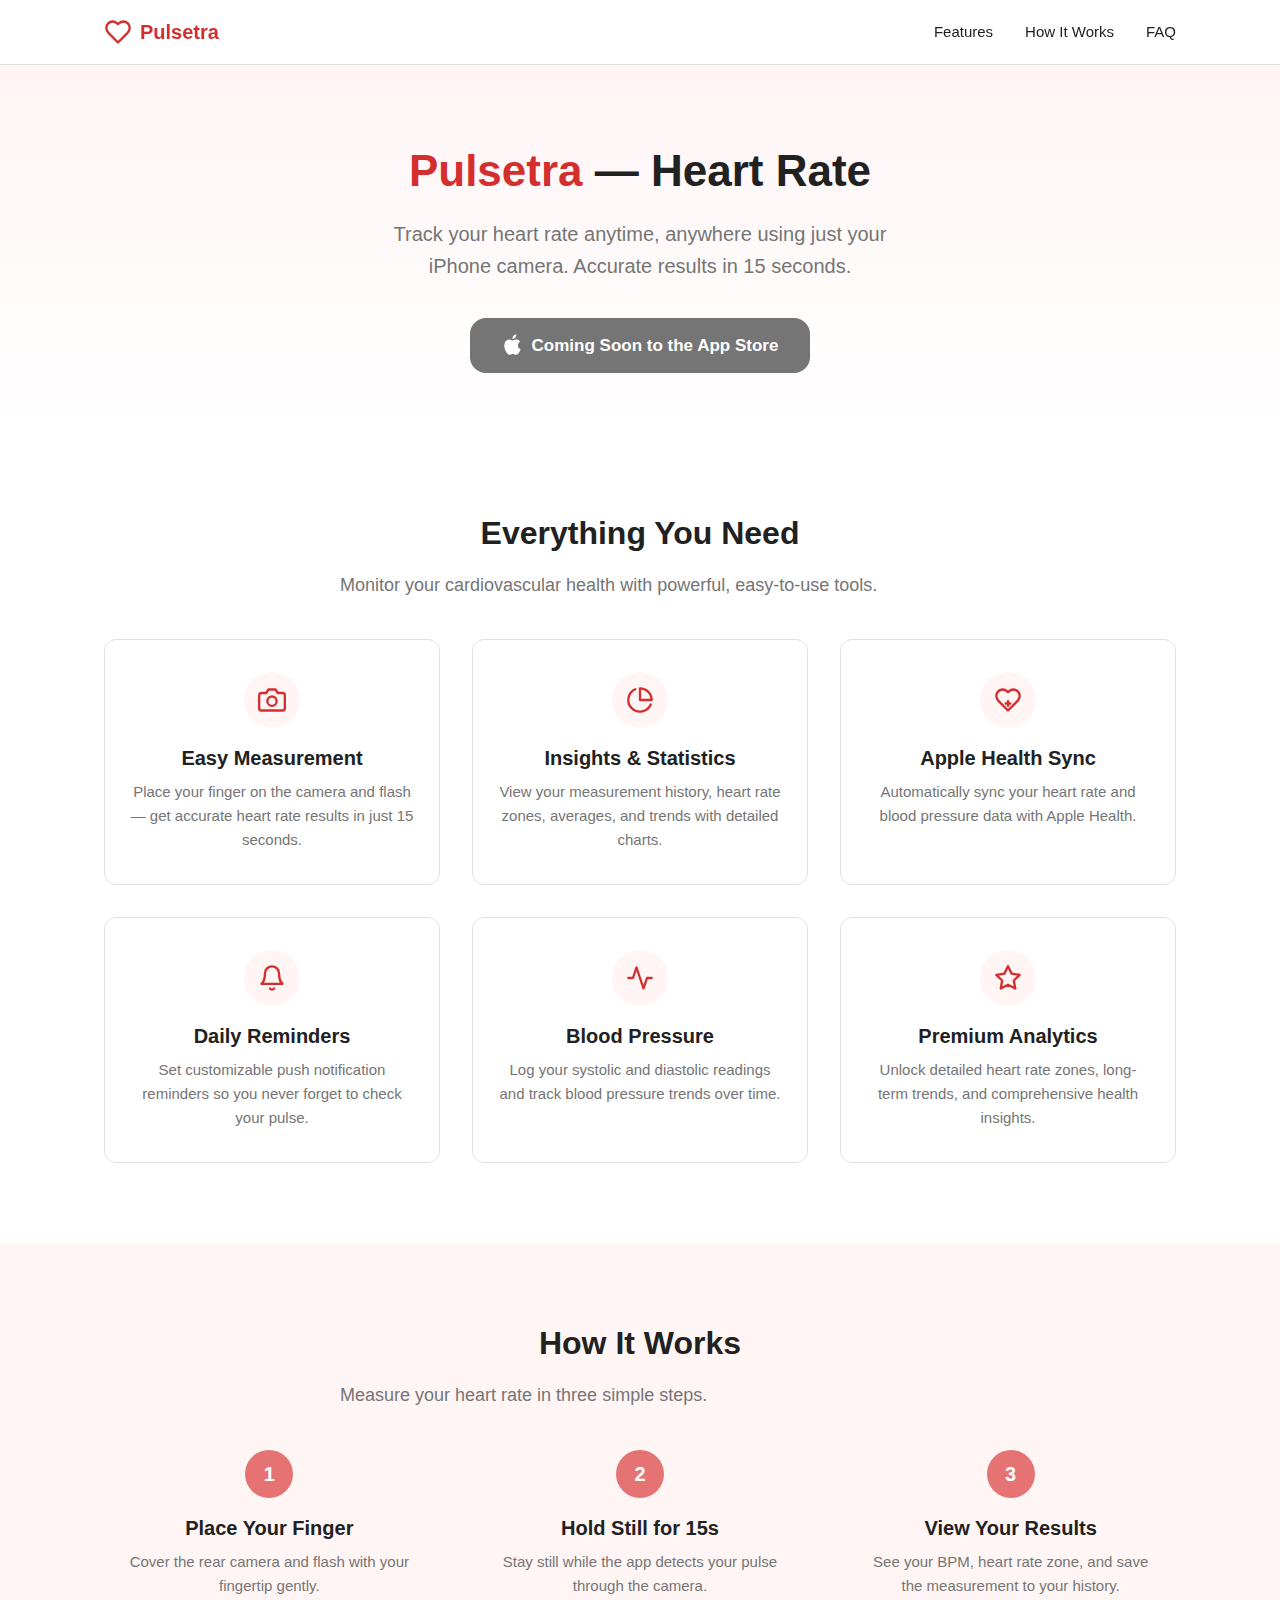
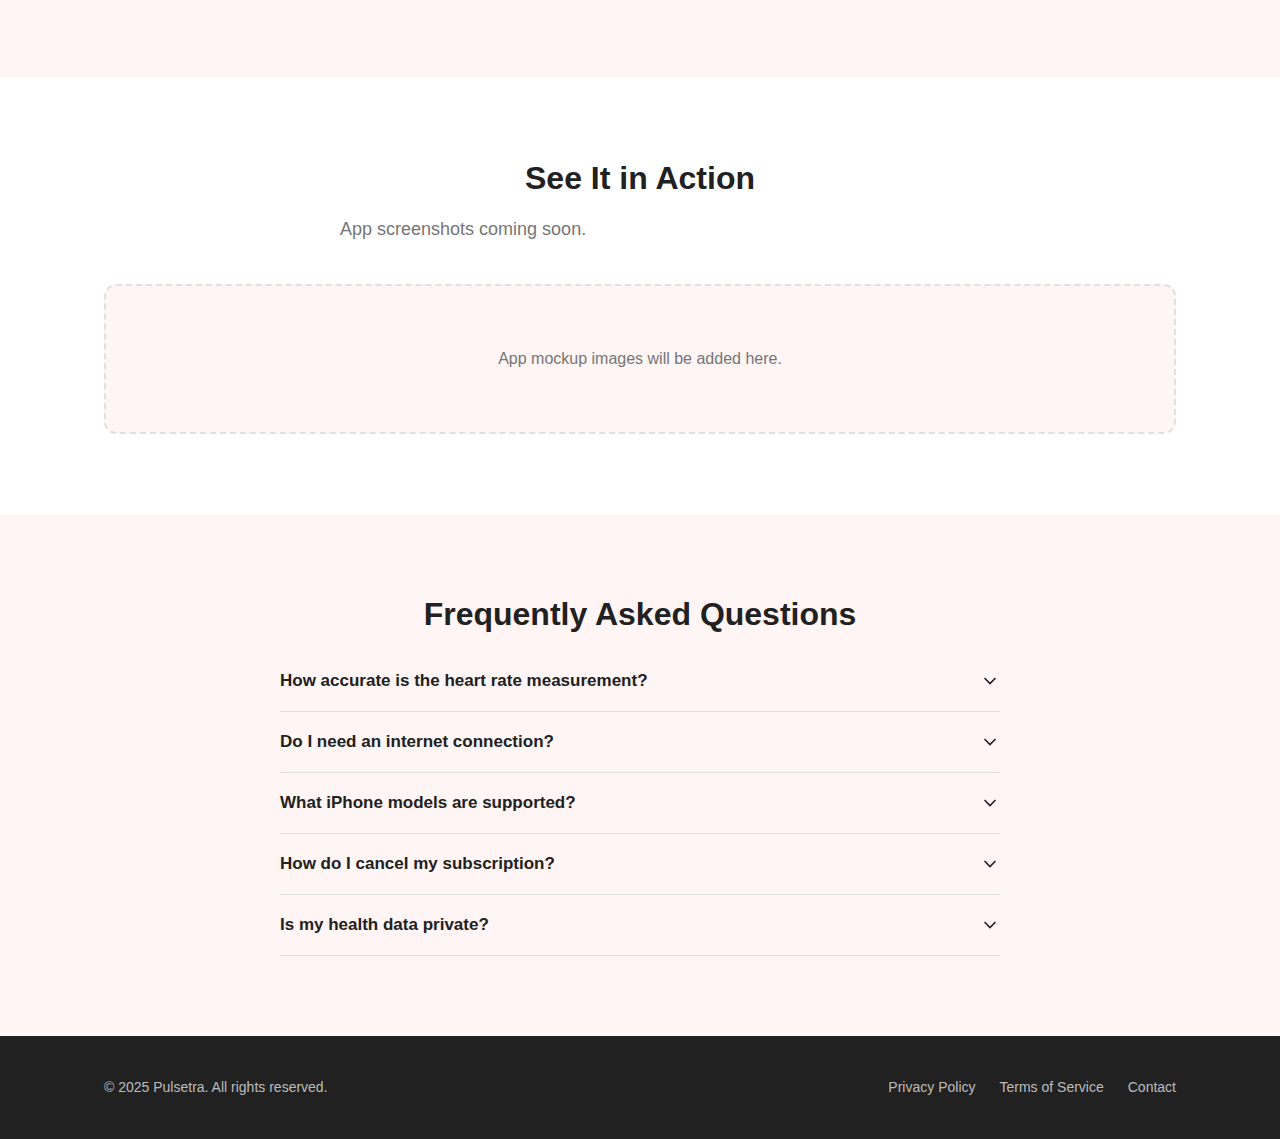
<file: index.html>
<!DOCTYPE html>
<html lang="en">
<head>
  <meta charset="UTF-8">
  <meta name="viewport" content="width=device-width, initial-scale=1.0">
  <title>Pulsetra — Heart Rate Monitor for iOS</title>
  <meta name="description" content="Track your heart rate anytime, anywhere using your iPhone camera. 15-second measurements, Apple Health sync, and detailed health insights.">
  <meta property="og:title" content="Pulsetra — Heart Rate Monitor for iOS">
  <meta property="og:description" content="Camera-based pulse measurement in just 15 seconds. Monitor your cardiovascular health with Pulsetra.">
  <meta property="og:type" content="website">
  <meta name="twitter:card" content="summary_large_image">
  <link rel="stylesheet" href="css/style.css">
</head>
<body>

  <!-- Header -->
  <header class="header">
    <nav class="nav container">
      <a href="index.html" class="nav__logo">
        <svg width="28" height="28" viewBox="0 0 24 24" fill="none" stroke="#D32F2F" stroke-width="2" stroke-linecap="round" stroke-linejoin="round"><path d="M20.42 4.58a5.4 5.4 0 0 0-7.65 0l-.77.78-.77-.78a5.4 5.4 0 0 0-7.65 0C1.46 6.7 1.33 10.28 4 13l8 8 8-8c2.67-2.72 2.54-6.3.42-8.42z"/></svg>
        Pulsetra
      </a>
      <div class="nav__links">
        <a href="#features">Features</a>
        <a href="#how-it-works">How It Works</a>
        <a href="#faq">FAQ</a>
      </div>
      <button class="nav__hamburger" aria-label="Open menu">
        <svg width="24" height="24" viewBox="0 0 24 24" fill="none" stroke="#212121" stroke-width="2" stroke-linecap="round"><line x1="3" y1="6" x2="21" y2="6"/><line x1="3" y1="12" x2="21" y2="12"/><line x1="3" y1="18" x2="21" y2="18"/></svg>
      </button>
    </nav>
  </header>

  <!-- Mobile Nav -->
  <div class="mobile-nav" id="mobileNav">
    <div class="mobile-nav__panel">
      <button class="mobile-nav__close" aria-label="Close menu">
        <svg width="24" height="24" viewBox="0 0 24 24" fill="none" stroke="#212121" stroke-width="2" stroke-linecap="round"><line x1="18" y1="6" x2="6" y2="18"/><line x1="6" y1="6" x2="18" y2="18"/></svg>
      </button>
      <a href="#features">Features</a>
      <a href="#how-it-works">How It Works</a>
      <a href="#faq">FAQ</a>
      <a href="privacy.html">Privacy Policy</a>
      <a href="terms.html">Terms of Service</a>
    </div>
  </div>

  <!-- Hero -->
  <section class="hero">
    <div class="container">
      <h1><span>Pulsetra</span> — Heart Rate</h1>
      <p class="hero__subtitle">Track your heart rate anytime, anywhere using just your iPhone camera. Accurate results in 15 seconds.</p>
      <a href="#" class="hero__cta hero__cta--disabled" id="appStoreBtn">
        <svg width="20" height="24" viewBox="0 0 17 20" fill="currentColor"><path d="M13.545 10.239c-.02-2.159 1.762-3.195 1.842-3.245-1.003-1.467-2.565-1.668-3.12-1.69-1.329-.135-2.594.783-3.268.783-.674 0-1.716-.763-2.82-.743-1.452.021-2.789.845-3.536 2.145-1.507 2.614-.386 6.488 1.082 8.61.718 1.038 1.573 2.204 2.697 2.162 1.081-.043 1.49-.7 2.798-.7 1.308 0 1.674.7 2.816.678 1.164-.02 1.902-1.058 2.614-2.1.823-1.205 1.162-2.372 1.182-2.433-.026-.012-2.267-.87-2.287-3.467zM11.4 3.527c.596-.723.999-1.727.889-2.727-.859.035-1.9.572-2.516 1.294-.553.64-1.037 1.662-.907 2.642.958.075 1.936-.487 2.534-1.209z"/></svg>
        Coming Soon to the App Store
      </a>
    </div>
  </section>

  <!-- Features -->
  <section class="section" id="features">
    <div class="container">
      <h2 class="text-center">Everything You Need</h2>
      <p class="subtitle">Monitor your cardiovascular health with powerful, easy-to-use tools.</p>
      <div class="features__grid">

        <div class="feature-card">
          <div class="feature-card__icon">
            <svg width="28" height="28" viewBox="0 0 24 24" fill="none" stroke="#D32F2F" stroke-width="2" stroke-linecap="round" stroke-linejoin="round"><path d="M23 19a2 2 0 0 1-2 2H3a2 2 0 0 1-2-2V8a2 2 0 0 1 2-2h4l2-3h6l2 3h4a2 2 0 0 1 2 2z"/><circle cx="12" cy="13" r="4"/></svg>
          </div>
          <h3>Easy Measurement</h3>
          <p>Place your finger on the camera and flash — get accurate heart rate results in just 15 seconds.</p>
        </div>

        <div class="feature-card">
          <div class="feature-card__icon">
            <svg width="28" height="28" viewBox="0 0 24 24" fill="none" stroke="#D32F2F" stroke-width="2" stroke-linecap="round" stroke-linejoin="round"><path d="M21.21 15.89A10 10 0 1 1 8 2.83"/><path d="M22 12A10 10 0 0 0 12 2v10z"/></svg>
          </div>
          <h3>Insights &amp; Statistics</h3>
          <p>View your measurement history, heart rate zones, averages, and trends with detailed charts.</p>
        </div>

        <div class="feature-card">
          <div class="feature-card__icon">
            <svg width="28" height="28" viewBox="0 0 24 24" fill="none" stroke="#D32F2F" stroke-width="2" stroke-linecap="round" stroke-linejoin="round"><path d="M20.42 4.58a5.4 5.4 0 0 0-7.65 0l-.77.78-.77-.78a5.4 5.4 0 0 0-7.65 0C1.46 6.7 1.33 10.28 4 13l8 8 8-8c2.67-2.72 2.54-6.3.42-8.42z"/><path d="M12 13v4"/><path d="M10 15h4"/></svg>
          </div>
          <h3>Apple Health Sync</h3>
          <p>Automatically sync your heart rate and blood pressure data with Apple Health.</p>
        </div>

        <div class="feature-card">
          <div class="feature-card__icon">
            <svg width="28" height="28" viewBox="0 0 24 24" fill="none" stroke="#D32F2F" stroke-width="2" stroke-linecap="round" stroke-linejoin="round"><path d="M18 8A6 6 0 0 0 6 8c0 7-3 9-3 9h18s-3-2-3-9"/><path d="M13.73 21a2 2 0 0 1-3.46 0"/></svg>
          </div>
          <h3>Daily Reminders</h3>
          <p>Set customizable push notification reminders so you never forget to check your pulse.</p>
        </div>

        <div class="feature-card">
          <div class="feature-card__icon">
            <svg width="28" height="28" viewBox="0 0 24 24" fill="none" stroke="#D32F2F" stroke-width="2" stroke-linecap="round" stroke-linejoin="round"><path d="M22 12h-4l-3 9L9 3l-3 9H2"/></svg>
          </div>
          <h3>Blood Pressure</h3>
          <p>Log your systolic and diastolic readings and track blood pressure trends over time.</p>
        </div>

        <div class="feature-card">
          <div class="feature-card__icon">
            <svg width="28" height="28" viewBox="0 0 24 24" fill="none" stroke="#D32F2F" stroke-width="2" stroke-linecap="round" stroke-linejoin="round"><polygon points="12 2 15.09 8.26 22 9.27 17 14.14 18.18 21.02 12 17.77 5.82 21.02 7 14.14 2 9.27 8.91 8.26 12 2"/></svg>
          </div>
          <h3>Premium Analytics</h3>
          <p>Unlock detailed heart rate zones, long-term trends, and comprehensive health insights.</p>
        </div>

      </div>
    </div>
  </section>

  <!-- How It Works -->
  <section class="section section--alt" id="how-it-works">
    <div class="container">
      <h2 class="text-center">How It Works</h2>
      <p class="subtitle">Measure your heart rate in three simple steps.</p>
      <div class="steps">
        <div class="step">
          <div class="step__number">1</div>
          <h3>Place Your Finger</h3>
          <p>Cover the rear camera and flash with your fingertip gently.</p>
        </div>
        <div class="step">
          <div class="step__number">2</div>
          <h3>Hold Still for 15s</h3>
          <p>Stay still while the app detects your pulse through the camera.</p>
        </div>
        <div class="step">
          <div class="step__number">3</div>
          <h3>View Your Results</h3>
          <p>See your BPM, heart rate zone, and save the measurement to your history.</p>
        </div>
      </div>
    </div>
  </section>

  <!-- Screenshots -->
  <section class="section" id="screenshots">
    <div class="container">
      <h2 class="text-center">See It in Action</h2>
      <p class="subtitle">App screenshots coming soon.</p>
      <div class="screenshots__placeholder">
        <p>App mockup images will be added here.</p>
      </div>
    </div>
  </section>

  <!-- FAQ -->
  <section class="section section--alt" id="faq">
    <div class="container">
      <h2 class="text-center">Frequently Asked Questions</h2>
      <div class="faq__list">

        <div class="faq__item">
          <button class="faq__question">
            How accurate is the heart rate measurement?
            <svg class="faq__icon" width="20" height="20" viewBox="0 0 24 24" fill="none" stroke="currentColor" stroke-width="2" stroke-linecap="round"><polyline points="6 9 12 15 18 9"/></svg>
          </button>
          <div class="faq__answer"><p>Pulsetra uses your iPhone's camera and flash to detect blood flow changes in your fingertip, a well-established method called photoplethysmography. While results are comparable to consumer-grade pulse oximeters, the app is intended for wellness and fitness purposes only — not for medical diagnosis. For medical concerns, please consult a healthcare professional.</p></div>
        </div>

        <div class="faq__item">
          <button class="faq__question">
            Do I need an internet connection?
            <svg class="faq__icon" width="20" height="20" viewBox="0 0 24 24" fill="none" stroke="currentColor" stroke-width="2" stroke-linecap="round"><polyline points="6 9 12 15 18 9"/></svg>
          </button>
          <div class="faq__answer"><p>No. Heart rate measurement and blood pressure logging work entirely offline. All your data is stored locally on your device. An internet connection is only needed to manage your subscription or sync with Apple Health (if you use iCloud).</p></div>
        </div>

        <div class="faq__item">
          <button class="faq__question">
            What iPhone models are supported?
            <svg class="faq__icon" width="20" height="20" viewBox="0 0 24 24" fill="none" stroke="currentColor" stroke-width="2" stroke-linecap="round"><polyline points="6 9 12 15 18 9"/></svg>
          </button>
          <div class="faq__answer"><p>Pulsetra works on any iPhone with a rear camera and flash running iOS 16 or later. For best results, use iPhone 8 or newer models.</p></div>
        </div>

        <div class="faq__item">
          <button class="faq__question">
            How do I cancel my subscription?
            <svg class="faq__icon" width="20" height="20" viewBox="0 0 24 24" fill="none" stroke="currentColor" stroke-width="2" stroke-linecap="round"><polyline points="6 9 12 15 18 9"/></svg>
          </button>
          <div class="faq__answer"><p>Open the Settings app on your iPhone, tap your name at the top, then tap Subscriptions. Find Pulsetra and tap Cancel Subscription. Your access continues until the end of the current billing period. You must cancel at least 24 hours before the renewal date to avoid being charged.</p></div>
        </div>

        <div class="faq__item">
          <button class="faq__question">
            Is my health data private?
            <svg class="faq__icon" width="20" height="20" viewBox="0 0 24 24" fill="none" stroke="currentColor" stroke-width="2" stroke-linecap="round"><polyline points="6 9 12 15 18 9"/></svg>
          </button>
          <div class="faq__answer"><p>Yes. All your heart rate and blood pressure measurements are stored locally on your device and are never uploaded to our servers. If you enable Apple Health sync, data is shared only with Apple Health on your device. We do not sell your personal data to any third parties. Read our <a href="privacy.html">Privacy Policy</a> for full details.</p></div>
        </div>

      </div>
    </div>
  </section>

  <!-- Footer -->
  <footer class="footer">
    <div class="container">
      <div class="footer__inner">
        <span>&copy; 2025 Pulsetra. All rights reserved.</span>
        <div class="footer__links">
          <a href="privacy.html">Privacy Policy</a>
          <a href="terms.html">Terms of Service</a>
          <a href="mailto:info@itcasters.kz">Contact</a>
        </div>
      </div>
    </div>
  </footer>

  <script src="js/main.js"></script>
</body>
</html>
</file>
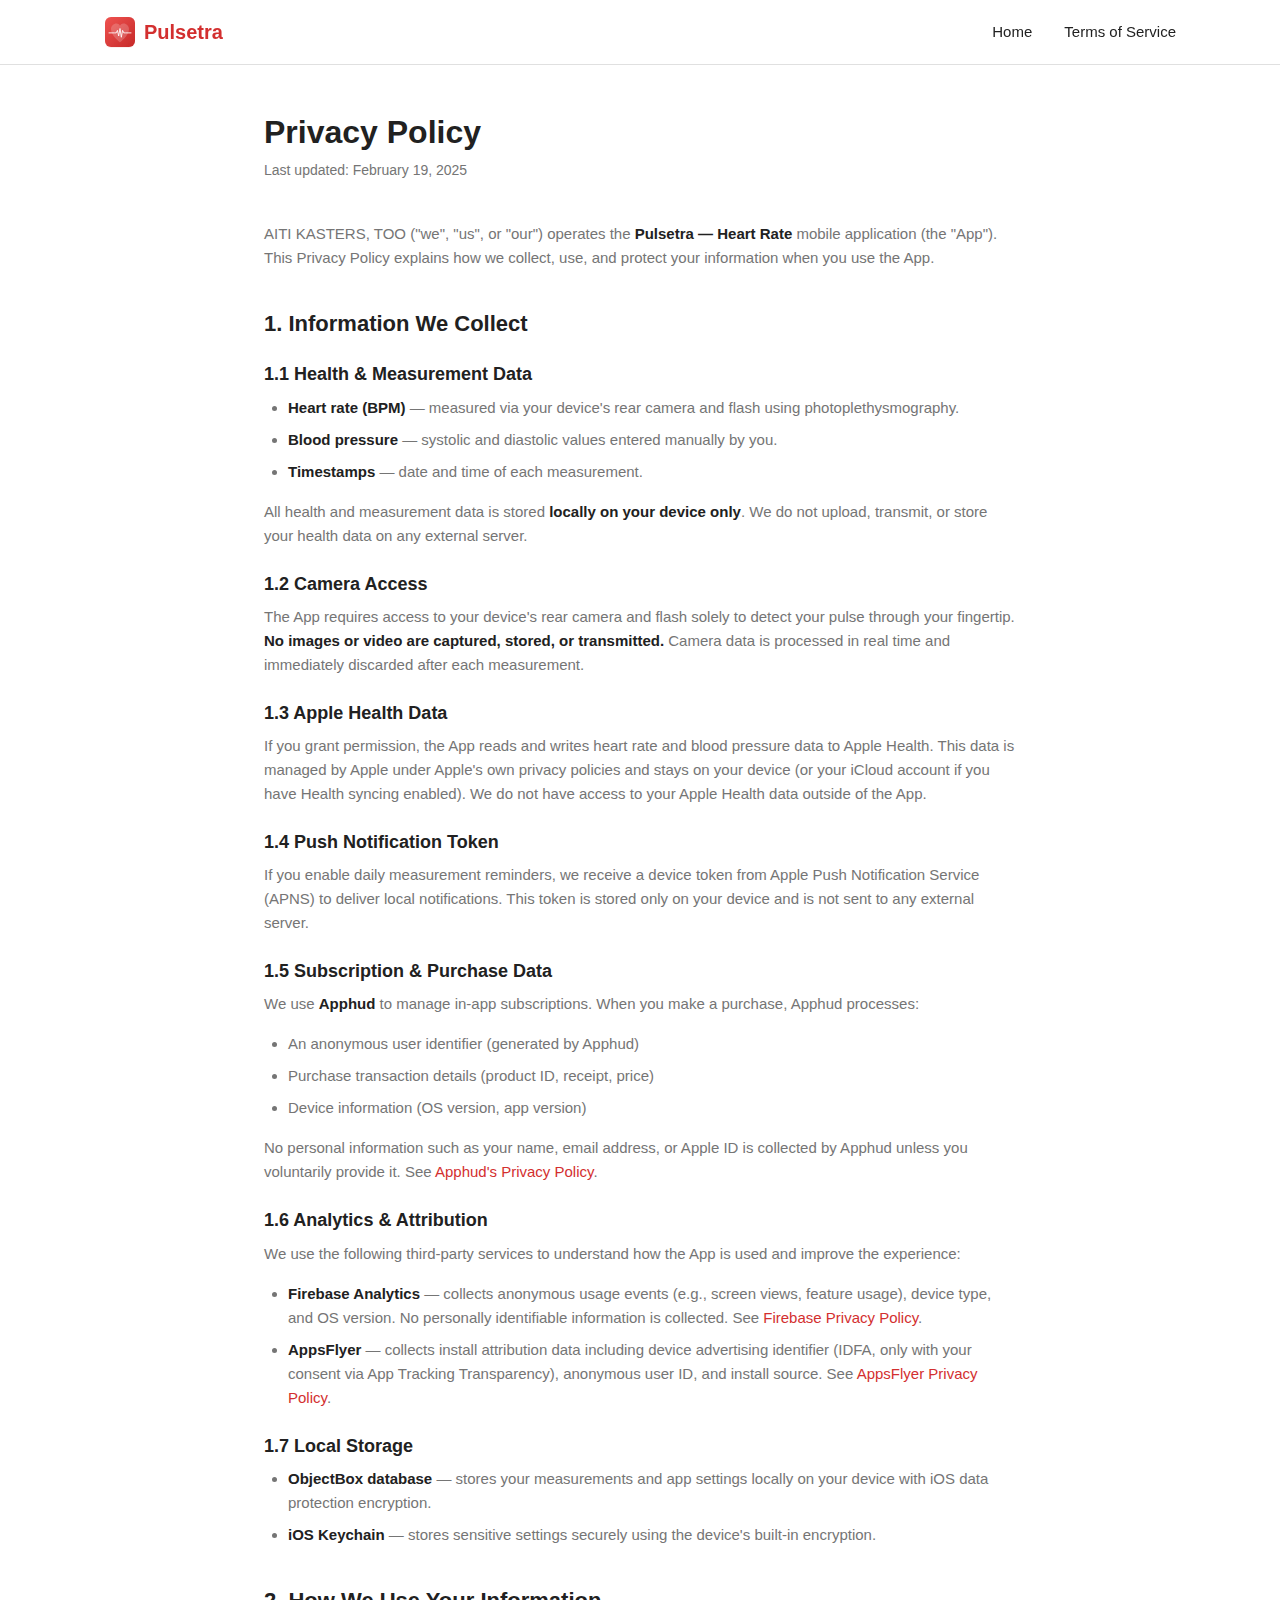
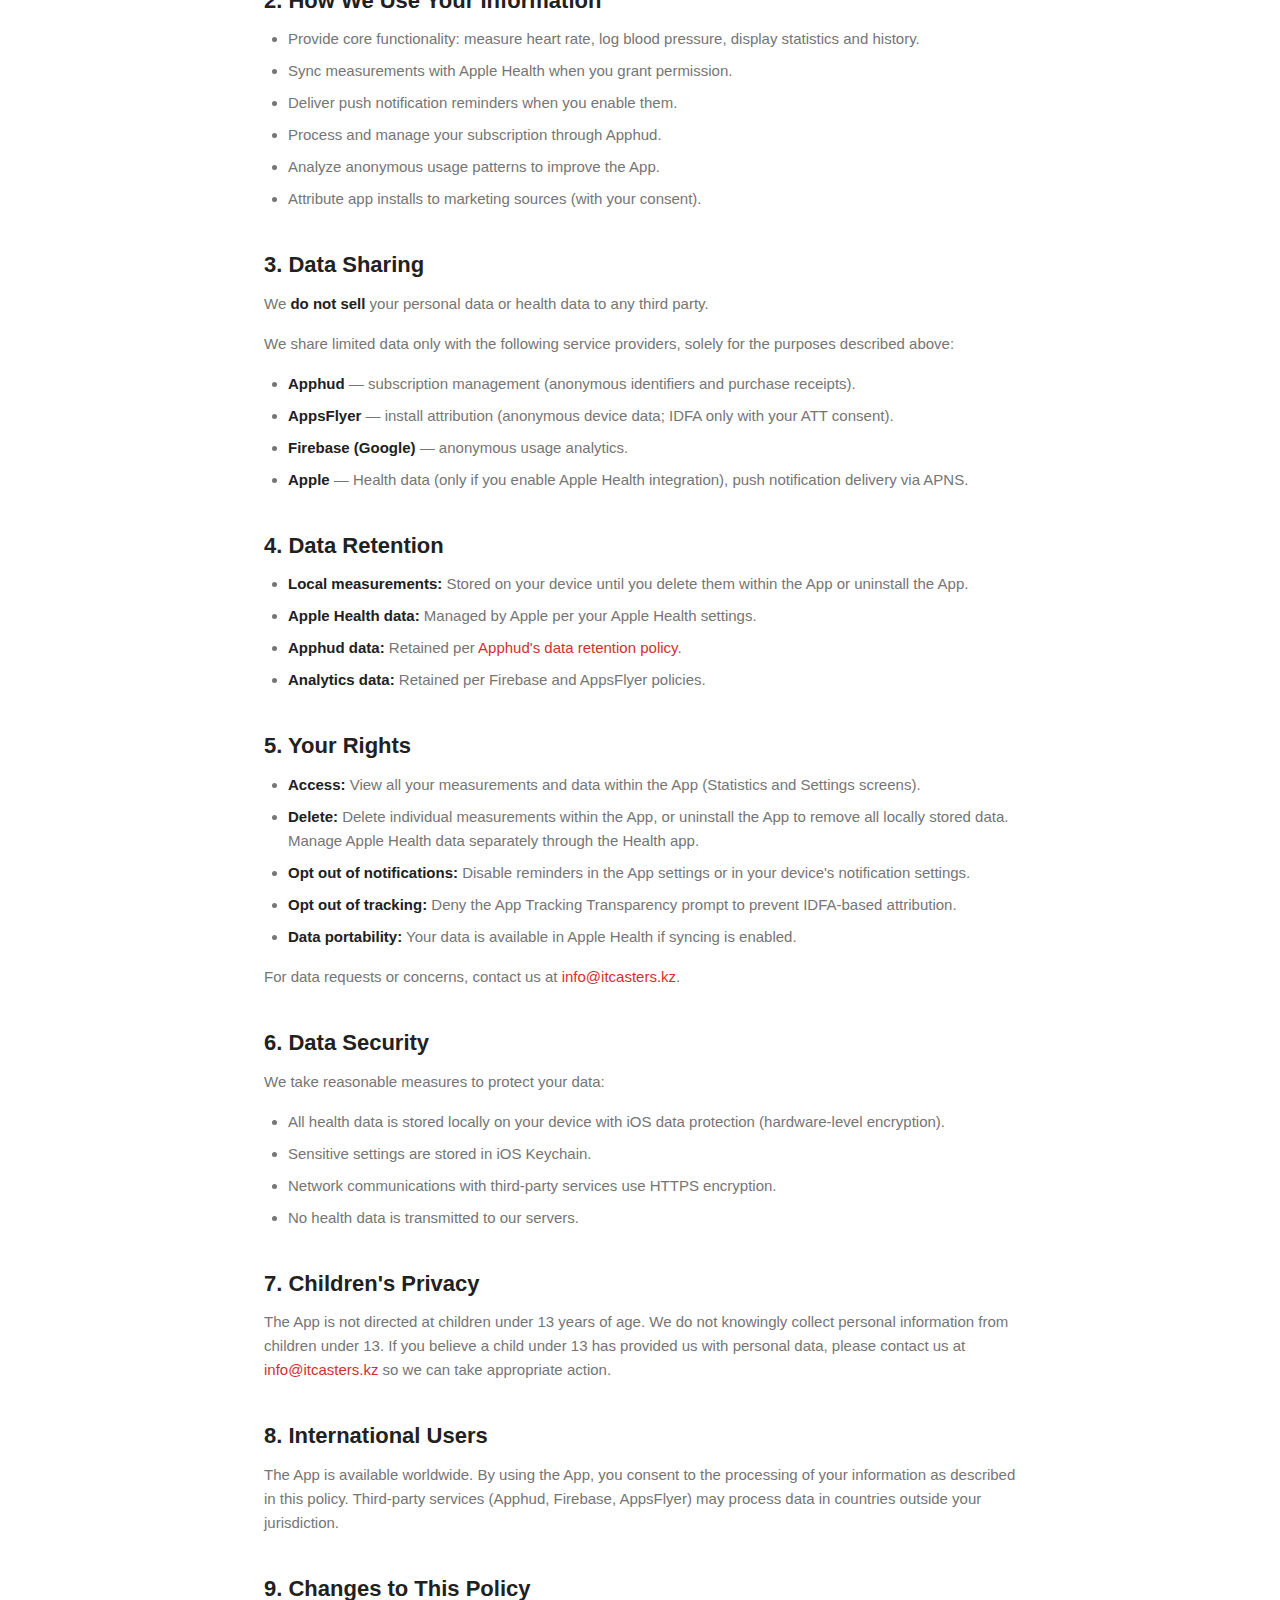
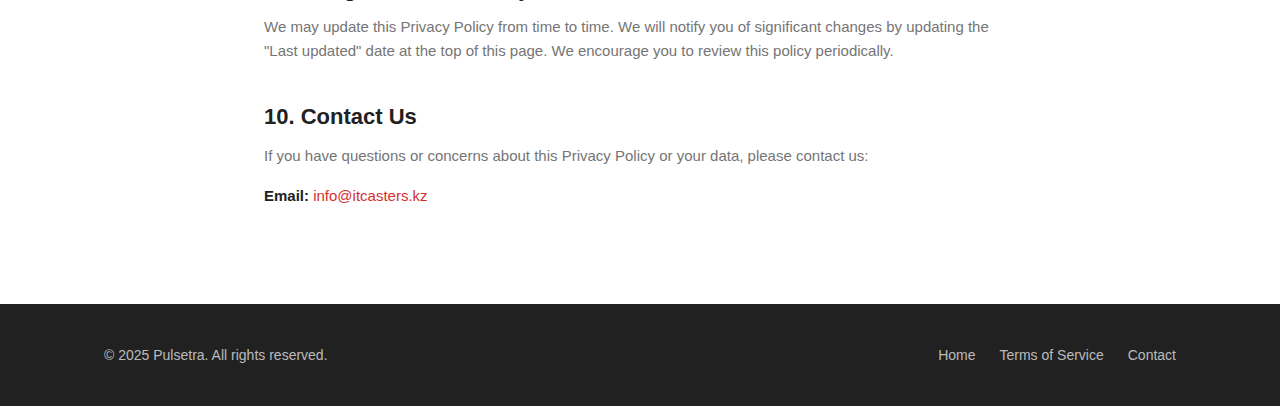
<file: privacy.html>
<!DOCTYPE html>
<html lang="en">
<head>
  <meta charset="UTF-8">
  <meta name="viewport" content="width=device-width, initial-scale=1.0">
  <title>Privacy Policy — Pulsetra</title>
  <meta name="description" content="Privacy Policy for the Pulsetra - Heart Rate iOS application.">
  <link rel="icon" type="image/svg+xml" href="images/favicon.svg">
  <link rel="stylesheet" href="css/style.css">
</head>
<body>

  <!-- Header -->
  <header class="header">
    <nav class="nav container">
      <a href="index.html" class="nav__logo">
        <img src="images/logo.svg" alt="Pulsetra" width="32" height="32">
        Pulsetra
      </a>
      <div class="nav__links">
        <a href="index.html">Home</a>
        <a href="terms.html">Terms of Service</a>
      </div>
      <button class="nav__hamburger" aria-label="Open menu">
        <svg width="24" height="24" viewBox="0 0 24 24" fill="none" stroke="#212121" stroke-width="2" stroke-linecap="round"><line x1="3" y1="6" x2="21" y2="6"/><line x1="3" y1="12" x2="21" y2="12"/><line x1="3" y1="18" x2="21" y2="18"/></svg>
      </button>
    </nav>
  </header>

  <!-- Mobile Nav -->
  <div class="mobile-nav" id="mobileNav">
    <div class="mobile-nav__panel">
      <button class="mobile-nav__close" aria-label="Close menu">
        <svg width="24" height="24" viewBox="0 0 24 24" fill="none" stroke="#212121" stroke-width="2" stroke-linecap="round"><line x1="18" y1="6" x2="6" y2="18"/><line x1="6" y1="6" x2="18" y2="18"/></svg>
      </button>
      <a href="index.html">Home</a>
      <a href="terms.html">Terms of Service</a>
    </div>
  </div>

  <!-- Privacy Policy -->
  <main class="legal">
    <h1>Privacy Policy</h1>
    <p class="legal__updated">Last updated: February 19, 2025</p>

    <p>AITI KASTERS, TOO ("we", "us", or "our") operates the <strong>Pulsetra — Heart Rate</strong> mobile application (the "App"). This Privacy Policy explains how we collect, use, and protect your information when you use the App.</p>

    <h2>1. Information We Collect</h2>

    <h3>1.1 Health &amp; Measurement Data</h3>
    <ul>
      <li><strong>Heart rate (BPM)</strong> — measured via your device's rear camera and flash using photoplethysmography.</li>
      <li><strong>Blood pressure</strong> — systolic and diastolic values entered manually by you.</li>
      <li><strong>Timestamps</strong> — date and time of each measurement.</li>
    </ul>
    <p>All health and measurement data is stored <strong>locally on your device only</strong>. We do not upload, transmit, or store your health data on any external server.</p>

    <h3>1.2 Camera Access</h3>
    <p>The App requires access to your device's rear camera and flash solely to detect your pulse through your fingertip. <strong>No images or video are captured, stored, or transmitted.</strong> Camera data is processed in real time and immediately discarded after each measurement.</p>

    <h3>1.3 Apple Health Data</h3>
    <p>If you grant permission, the App reads and writes heart rate and blood pressure data to Apple Health. This data is managed by Apple under Apple's own privacy policies and stays on your device (or your iCloud account if you have Health syncing enabled). We do not have access to your Apple Health data outside of the App.</p>

    <h3>1.4 Push Notification Token</h3>
    <p>If you enable daily measurement reminders, we receive a device token from Apple Push Notification Service (APNS) to deliver local notifications. This token is stored only on your device and is not sent to any external server.</p>

    <h3>1.5 Subscription &amp; Purchase Data</h3>
    <p>We use <strong>Apphud</strong> to manage in-app subscriptions. When you make a purchase, Apphud processes:</p>
    <ul>
      <li>An anonymous user identifier (generated by Apphud)</li>
      <li>Purchase transaction details (product ID, receipt, price)</li>
      <li>Device information (OS version, app version)</li>
    </ul>
    <p>No personal information such as your name, email address, or Apple ID is collected by Apphud unless you voluntarily provide it. See <a href="https://apphud.com/privacy" target="_blank" rel="noopener">Apphud's Privacy Policy</a>.</p>

    <h3>1.6 Analytics &amp; Attribution</h3>
    <p>We use the following third-party services to understand how the App is used and improve the experience:</p>
    <ul>
      <li><strong>Firebase Analytics</strong> — collects anonymous usage events (e.g., screen views, feature usage), device type, and OS version. No personally identifiable information is collected. See <a href="https://firebase.google.com/support/privacy" target="_blank" rel="noopener">Firebase Privacy Policy</a>.</li>
      <li><strong>AppsFlyer</strong> — collects install attribution data including device advertising identifier (IDFA, only with your consent via App Tracking Transparency), anonymous user ID, and install source. See <a href="https://www.appsflyer.com/legal/privacy-policy/" target="_blank" rel="noopener">AppsFlyer Privacy Policy</a>.</li>
    </ul>

    <h3>1.7 Local Storage</h3>
    <ul>
      <li><strong>ObjectBox database</strong> — stores your measurements and app settings locally on your device with iOS data protection encryption.</li>
      <li><strong>iOS Keychain</strong> — stores sensitive settings securely using the device's built-in encryption.</li>
    </ul>

    <h2>2. How We Use Your Information</h2>
    <ul>
      <li>Provide core functionality: measure heart rate, log blood pressure, display statistics and history.</li>
      <li>Sync measurements with Apple Health when you grant permission.</li>
      <li>Deliver push notification reminders when you enable them.</li>
      <li>Process and manage your subscription through Apphud.</li>
      <li>Analyze anonymous usage patterns to improve the App.</li>
      <li>Attribute app installs to marketing sources (with your consent).</li>
    </ul>

    <h2>3. Data Sharing</h2>
    <p>We <strong>do not sell</strong> your personal data or health data to any third party.</p>
    <p>We share limited data only with the following service providers, solely for the purposes described above:</p>
    <ul>
      <li><strong>Apphud</strong> — subscription management (anonymous identifiers and purchase receipts).</li>
      <li><strong>AppsFlyer</strong> — install attribution (anonymous device data; IDFA only with your ATT consent).</li>
      <li><strong>Firebase (Google)</strong> — anonymous usage analytics.</li>
      <li><strong>Apple</strong> — Health data (only if you enable Apple Health integration), push notification delivery via APNS.</li>
    </ul>

    <h2>4. Data Retention</h2>
    <ul>
      <li><strong>Local measurements:</strong> Stored on your device until you delete them within the App or uninstall the App.</li>
      <li><strong>Apple Health data:</strong> Managed by Apple per your Apple Health settings.</li>
      <li><strong>Apphud data:</strong> Retained per <a href="https://apphud.com/privacy" target="_blank" rel="noopener">Apphud's data retention policy</a>.</li>
      <li><strong>Analytics data:</strong> Retained per Firebase and AppsFlyer policies.</li>
    </ul>

    <h2>5. Your Rights</h2>
    <ul>
      <li><strong>Access:</strong> View all your measurements and data within the App (Statistics and Settings screens).</li>
      <li><strong>Delete:</strong> Delete individual measurements within the App, or uninstall the App to remove all locally stored data. Manage Apple Health data separately through the Health app.</li>
      <li><strong>Opt out of notifications:</strong> Disable reminders in the App settings or in your device's notification settings.</li>
      <li><strong>Opt out of tracking:</strong> Deny the App Tracking Transparency prompt to prevent IDFA-based attribution.</li>
      <li><strong>Data portability:</strong> Your data is available in Apple Health if syncing is enabled.</li>
    </ul>
    <p>For data requests or concerns, contact us at <a href="mailto:info@itcasters.kz">info@itcasters.kz</a>.</p>

    <h2>6. Data Security</h2>
    <p>We take reasonable measures to protect your data:</p>
    <ul>
      <li>All health data is stored locally on your device with iOS data protection (hardware-level encryption).</li>
      <li>Sensitive settings are stored in iOS Keychain.</li>
      <li>Network communications with third-party services use HTTPS encryption.</li>
      <li>No health data is transmitted to our servers.</li>
    </ul>

    <h2>7. Children's Privacy</h2>
    <p>The App is not directed at children under 13 years of age. We do not knowingly collect personal information from children under 13. If you believe a child under 13 has provided us with personal data, please contact us at <a href="mailto:info@itcasters.kz">info@itcasters.kz</a> so we can take appropriate action.</p>

    <h2>8. International Users</h2>
    <p>The App is available worldwide. By using the App, you consent to the processing of your information as described in this policy. Third-party services (Apphud, Firebase, AppsFlyer) may process data in countries outside your jurisdiction.</p>

    <h2>9. Changes to This Policy</h2>
    <p>We may update this Privacy Policy from time to time. We will notify you of significant changes by updating the "Last updated" date at the top of this page. We encourage you to review this policy periodically.</p>

    <h2>10. Contact Us</h2>
    <p>If you have questions or concerns about this Privacy Policy or your data, please contact us:</p>
    <p><strong>Email:</strong> <a href="mailto:info@itcasters.kz">info@itcasters.kz</a></p>
  </main>

  <!-- Footer -->
  <footer class="footer">
    <div class="container">
      <div class="footer__inner">
        <span>&copy; 2025 Pulsetra. All rights reserved.</span>
        <div class="footer__links">
          <a href="index.html">Home</a>
          <a href="terms.html">Terms of Service</a>
          <a href="mailto:info@itcasters.kz">Contact</a>
        </div>
      </div>
    </div>
  </footer>

  <script src="js/main.js"></script>
</body>
</html>
</file>
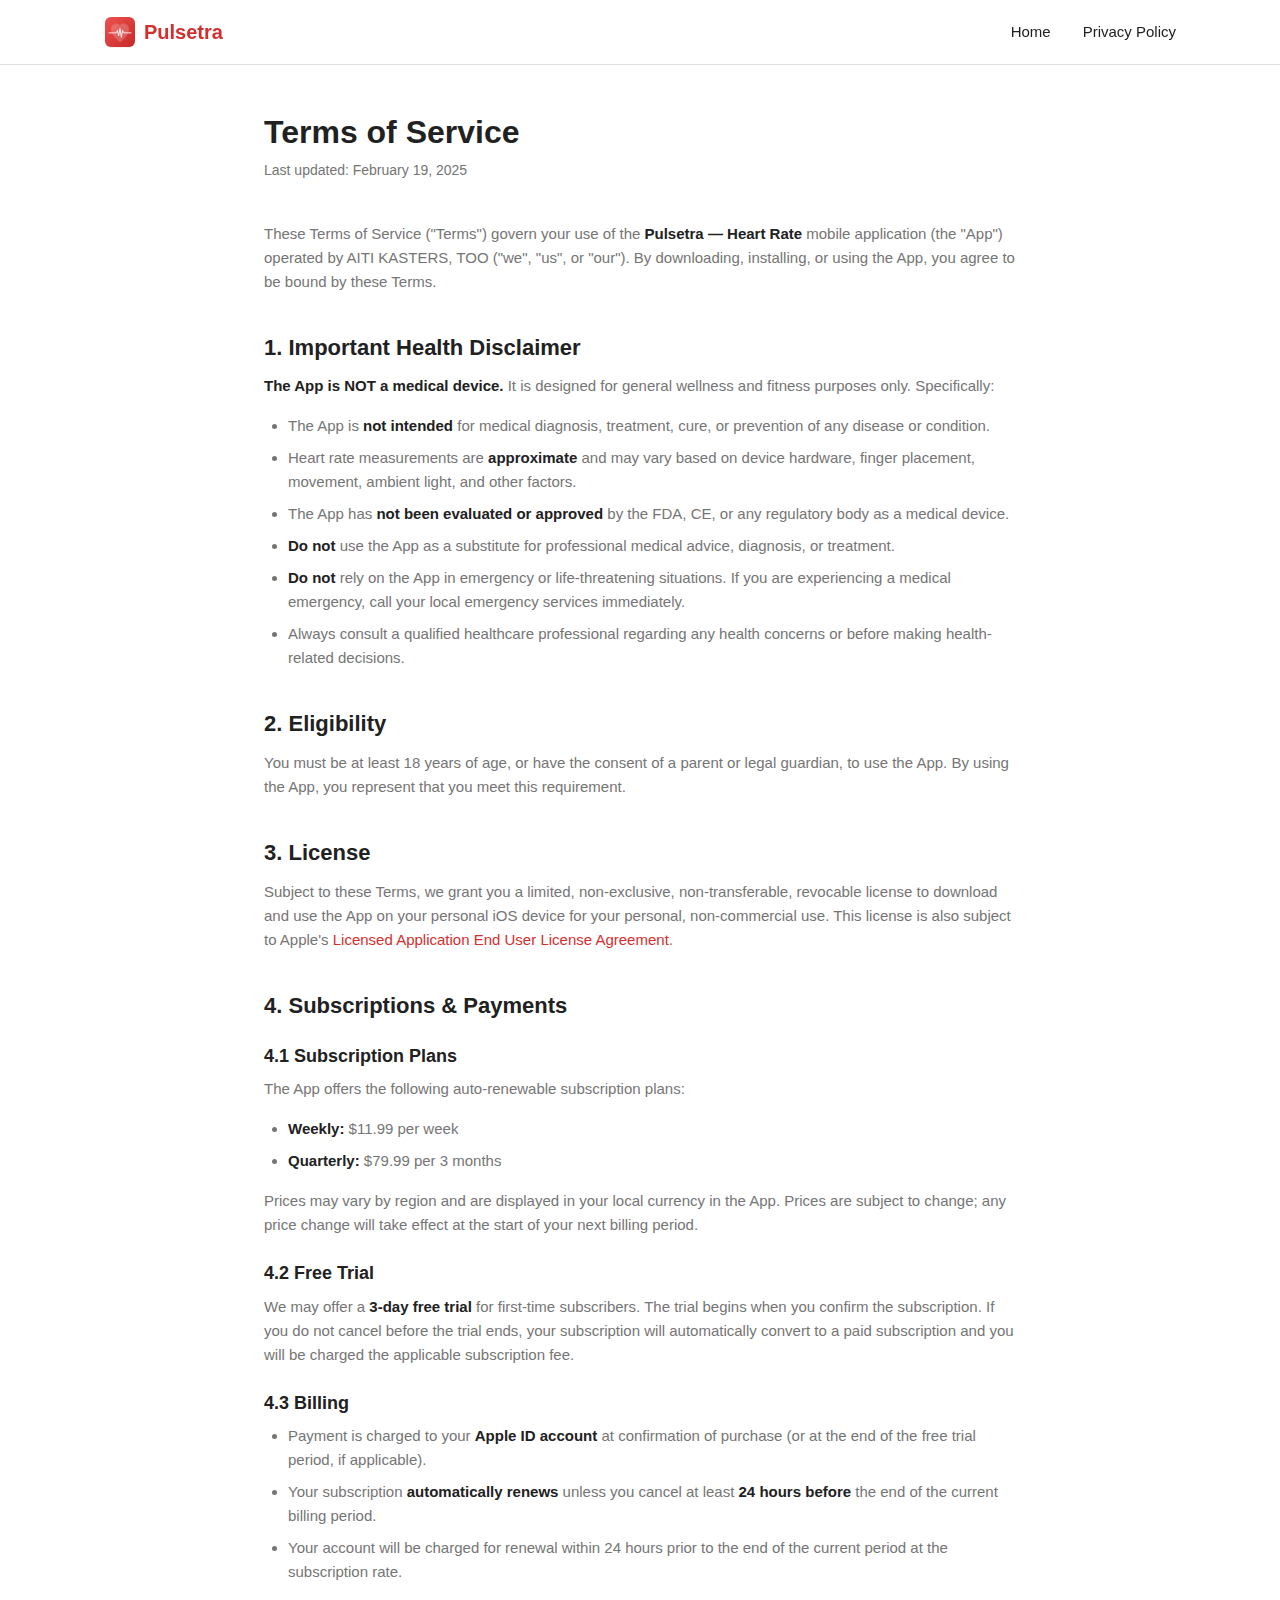
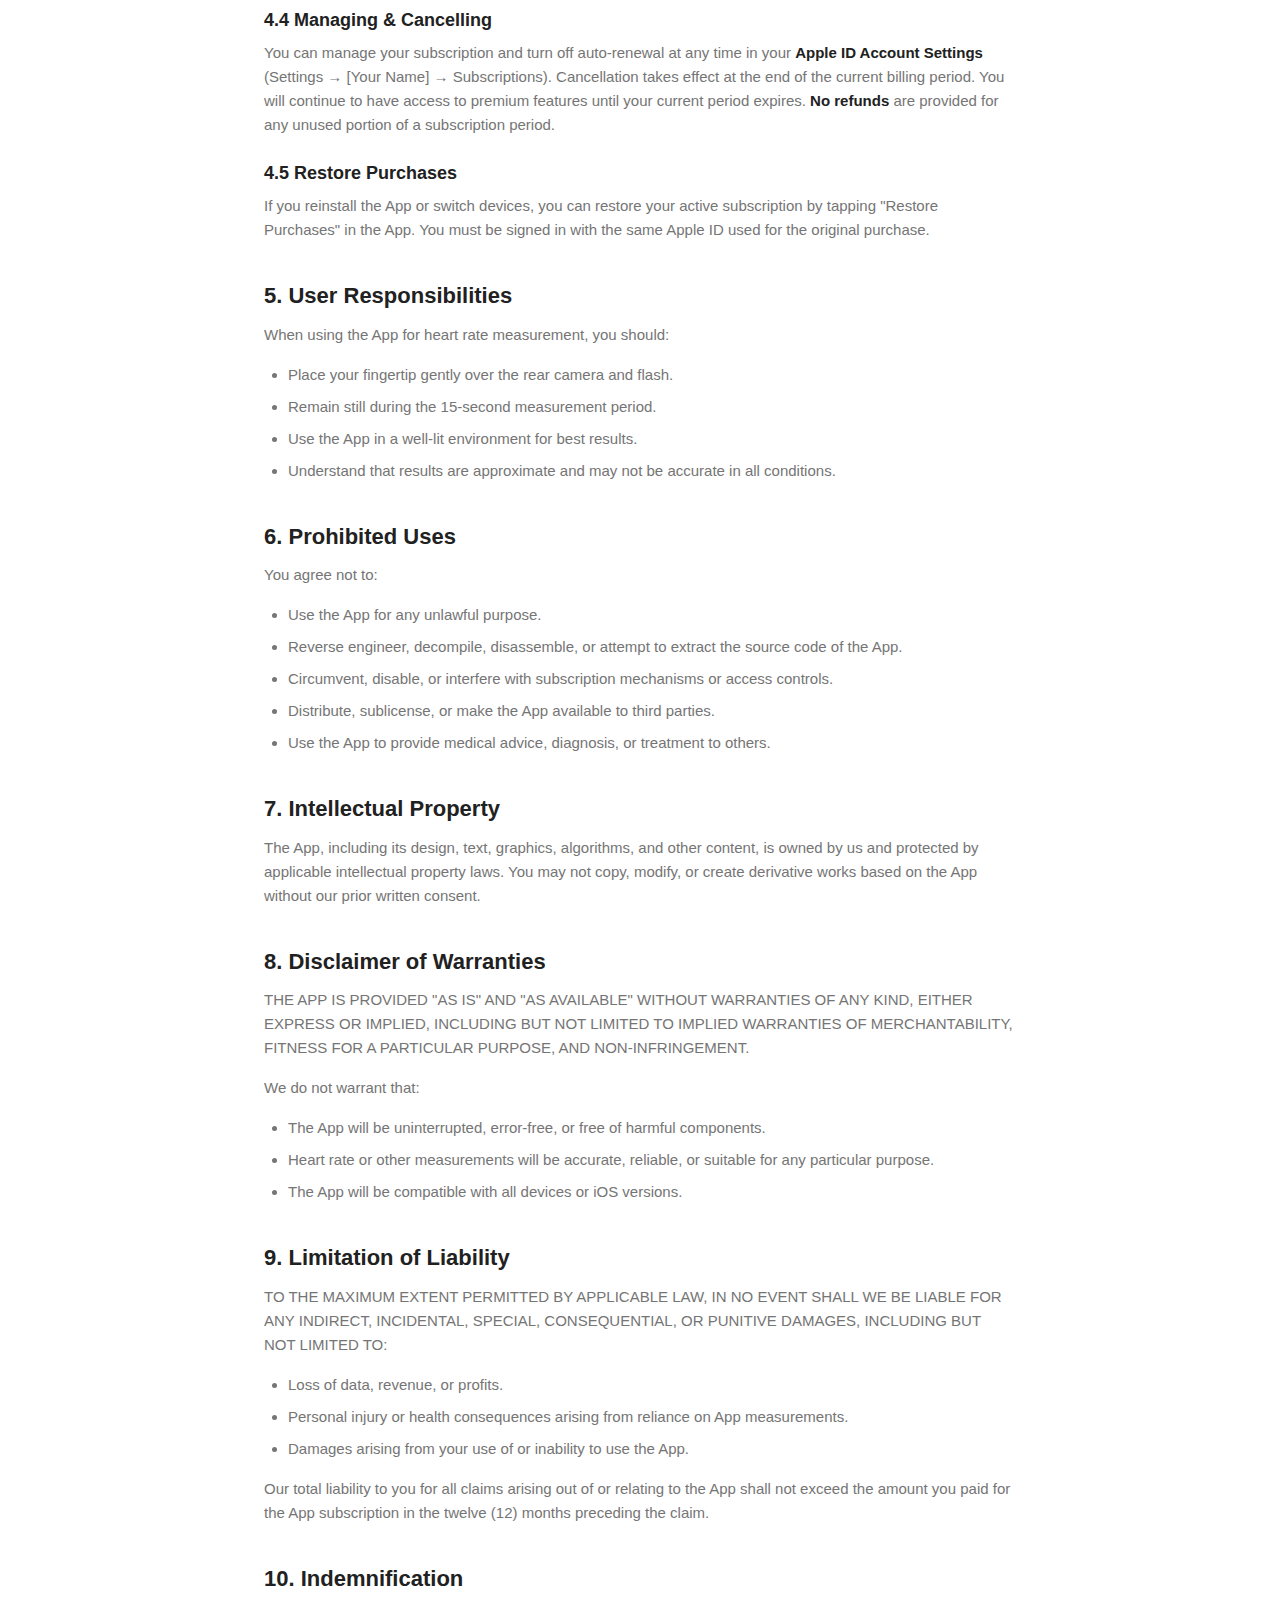
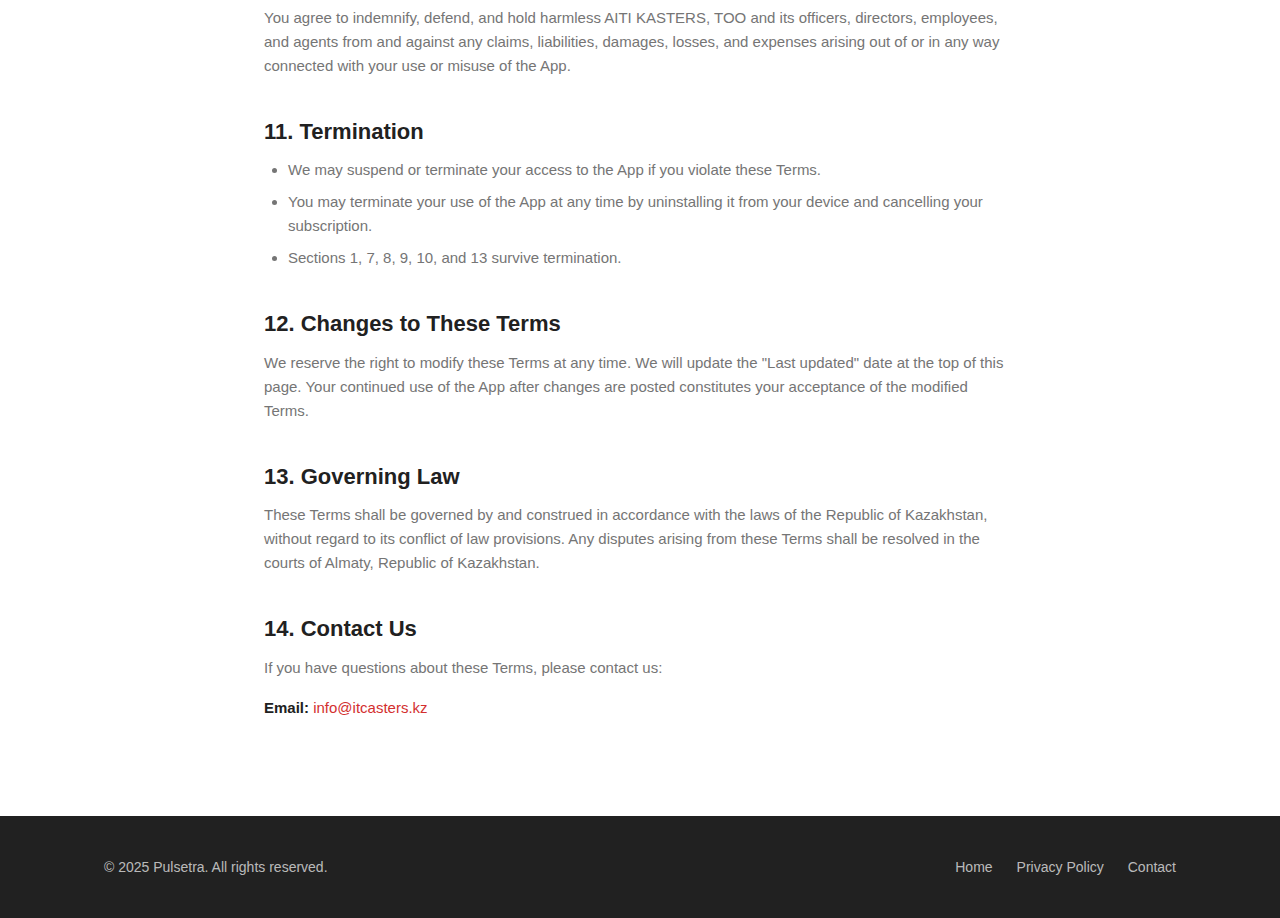
<file: terms.html>
<!DOCTYPE html>
<html lang="en">
<head>
  <meta charset="UTF-8">
  <meta name="viewport" content="width=device-width, initial-scale=1.0">
  <title>Terms of Service — Pulsetra</title>
  <meta name="description" content="Terms of Service for the Pulsetra - Heart Rate iOS application.">
  <link rel="icon" type="image/svg+xml" href="images/favicon.svg">
  <link rel="stylesheet" href="css/style.css">
</head>
<body>

  <!-- Header -->
  <header class="header">
    <nav class="nav container">
      <a href="index.html" class="nav__logo">
        <img src="images/logo.svg" alt="Pulsetra" width="32" height="32">
        Pulsetra
      </a>
      <div class="nav__links">
        <a href="index.html">Home</a>
        <a href="privacy.html">Privacy Policy</a>
      </div>
      <button class="nav__hamburger" aria-label="Open menu">
        <svg width="24" height="24" viewBox="0 0 24 24" fill="none" stroke="#212121" stroke-width="2" stroke-linecap="round"><line x1="3" y1="6" x2="21" y2="6"/><line x1="3" y1="12" x2="21" y2="12"/><line x1="3" y1="18" x2="21" y2="18"/></svg>
      </button>
    </nav>
  </header>

  <!-- Mobile Nav -->
  <div class="mobile-nav" id="mobileNav">
    <div class="mobile-nav__panel">
      <button class="mobile-nav__close" aria-label="Close menu">
        <svg width="24" height="24" viewBox="0 0 24 24" fill="none" stroke="#212121" stroke-width="2" stroke-linecap="round"><line x1="18" y1="6" x2="6" y2="18"/><line x1="6" y1="6" x2="18" y2="18"/></svg>
      </button>
      <a href="index.html">Home</a>
      <a href="privacy.html">Privacy Policy</a>
    </div>
  </div>

  <!-- Terms of Service -->
  <main class="legal">
    <h1>Terms of Service</h1>
    <p class="legal__updated">Last updated: February 19, 2025</p>

    <p>These Terms of Service ("Terms") govern your use of the <strong>Pulsetra — Heart Rate</strong> mobile application (the "App") operated by AITI KASTERS, TOO ("we", "us", or "our"). By downloading, installing, or using the App, you agree to be bound by these Terms.</p>

    <h2>1. Important Health Disclaimer</h2>
    <p><strong>The App is NOT a medical device.</strong> It is designed for general wellness and fitness purposes only. Specifically:</p>
    <ul>
      <li>The App is <strong>not intended</strong> for medical diagnosis, treatment, cure, or prevention of any disease or condition.</li>
      <li>Heart rate measurements are <strong>approximate</strong> and may vary based on device hardware, finger placement, movement, ambient light, and other factors.</li>
      <li>The App has <strong>not been evaluated or approved</strong> by the FDA, CE, or any regulatory body as a medical device.</li>
      <li><strong>Do not</strong> use the App as a substitute for professional medical advice, diagnosis, or treatment.</li>
      <li><strong>Do not</strong> rely on the App in emergency or life-threatening situations. If you are experiencing a medical emergency, call your local emergency services immediately.</li>
      <li>Always consult a qualified healthcare professional regarding any health concerns or before making health-related decisions.</li>
    </ul>

    <h2>2. Eligibility</h2>
    <p>You must be at least 18 years of age, or have the consent of a parent or legal guardian, to use the App. By using the App, you represent that you meet this requirement.</p>

    <h2>3. License</h2>
    <p>Subject to these Terms, we grant you a limited, non-exclusive, non-transferable, revocable license to download and use the App on your personal iOS device for your personal, non-commercial use. This license is also subject to Apple's <a href="https://www.apple.com/legal/internet-services/itunes/dev/stdeula/" target="_blank" rel="noopener">Licensed Application End User License Agreement</a>.</p>

    <h2>4. Subscriptions &amp; Payments</h2>

    <h3>4.1 Subscription Plans</h3>
    <p>The App offers the following auto-renewable subscription plans:</p>
    <ul>
      <li><strong>Weekly:</strong> $11.99 per week</li>
      <li><strong>Quarterly:</strong> $79.99 per 3 months</li>
    </ul>
    <p>Prices may vary by region and are displayed in your local currency in the App. Prices are subject to change; any price change will take effect at the start of your next billing period.</p>

    <h3>4.2 Free Trial</h3>
    <p>We may offer a <strong>3-day free trial</strong> for first-time subscribers. The trial begins when you confirm the subscription. If you do not cancel before the trial ends, your subscription will automatically convert to a paid subscription and you will be charged the applicable subscription fee.</p>

    <h3>4.3 Billing</h3>
    <ul>
      <li>Payment is charged to your <strong>Apple ID account</strong> at confirmation of purchase (or at the end of the free trial period, if applicable).</li>
      <li>Your subscription <strong>automatically renews</strong> unless you cancel at least <strong>24 hours before</strong> the end of the current billing period.</li>
      <li>Your account will be charged for renewal within 24 hours prior to the end of the current period at the subscription rate.</li>
    </ul>

    <h3>4.4 Managing &amp; Cancelling</h3>
    <p>You can manage your subscription and turn off auto-renewal at any time in your <strong>Apple ID Account Settings</strong> (Settings &rarr; [Your Name] &rarr; Subscriptions). Cancellation takes effect at the end of the current billing period. You will continue to have access to premium features until your current period expires. <strong>No refunds</strong> are provided for any unused portion of a subscription period.</p>

    <h3>4.5 Restore Purchases</h3>
    <p>If you reinstall the App or switch devices, you can restore your active subscription by tapping "Restore Purchases" in the App. You must be signed in with the same Apple ID used for the original purchase.</p>

    <h2>5. User Responsibilities</h2>
    <p>When using the App for heart rate measurement, you should:</p>
    <ul>
      <li>Place your fingertip gently over the rear camera and flash.</li>
      <li>Remain still during the 15-second measurement period.</li>
      <li>Use the App in a well-lit environment for best results.</li>
      <li>Understand that results are approximate and may not be accurate in all conditions.</li>
    </ul>

    <h2>6. Prohibited Uses</h2>
    <p>You agree not to:</p>
    <ul>
      <li>Use the App for any unlawful purpose.</li>
      <li>Reverse engineer, decompile, disassemble, or attempt to extract the source code of the App.</li>
      <li>Circumvent, disable, or interfere with subscription mechanisms or access controls.</li>
      <li>Distribute, sublicense, or make the App available to third parties.</li>
      <li>Use the App to provide medical advice, diagnosis, or treatment to others.</li>
    </ul>

    <h2>7. Intellectual Property</h2>
    <p>The App, including its design, text, graphics, algorithms, and other content, is owned by us and protected by applicable intellectual property laws. You may not copy, modify, or create derivative works based on the App without our prior written consent.</p>

    <h2>8. Disclaimer of Warranties</h2>
    <p>THE APP IS PROVIDED "AS IS" AND "AS AVAILABLE" WITHOUT WARRANTIES OF ANY KIND, EITHER EXPRESS OR IMPLIED, INCLUDING BUT NOT LIMITED TO IMPLIED WARRANTIES OF MERCHANTABILITY, FITNESS FOR A PARTICULAR PURPOSE, AND NON-INFRINGEMENT.</p>
    <p>We do not warrant that:</p>
    <ul>
      <li>The App will be uninterrupted, error-free, or free of harmful components.</li>
      <li>Heart rate or other measurements will be accurate, reliable, or suitable for any particular purpose.</li>
      <li>The App will be compatible with all devices or iOS versions.</li>
    </ul>

    <h2>9. Limitation of Liability</h2>
    <p>TO THE MAXIMUM EXTENT PERMITTED BY APPLICABLE LAW, IN NO EVENT SHALL WE BE LIABLE FOR ANY INDIRECT, INCIDENTAL, SPECIAL, CONSEQUENTIAL, OR PUNITIVE DAMAGES, INCLUDING BUT NOT LIMITED TO:</p>
    <ul>
      <li>Loss of data, revenue, or profits.</li>
      <li>Personal injury or health consequences arising from reliance on App measurements.</li>
      <li>Damages arising from your use of or inability to use the App.</li>
    </ul>
    <p>Our total liability to you for all claims arising out of or relating to the App shall not exceed the amount you paid for the App subscription in the twelve (12) months preceding the claim.</p>

    <h2>10. Indemnification</h2>
    <p>You agree to indemnify, defend, and hold harmless AITI KASTERS, TOO and its officers, directors, employees, and agents from and against any claims, liabilities, damages, losses, and expenses arising out of or in any way connected with your use or misuse of the App.</p>

    <h2>11. Termination</h2>
    <ul>
      <li>We may suspend or terminate your access to the App if you violate these Terms.</li>
      <li>You may terminate your use of the App at any time by uninstalling it from your device and cancelling your subscription.</li>
      <li>Sections 1, 7, 8, 9, 10, and 13 survive termination.</li>
    </ul>

    <h2>12. Changes to These Terms</h2>
    <p>We reserve the right to modify these Terms at any time. We will update the "Last updated" date at the top of this page. Your continued use of the App after changes are posted constitutes your acceptance of the modified Terms.</p>

    <h2>13. Governing Law</h2>
    <p>These Terms shall be governed by and construed in accordance with the laws of the Republic of Kazakhstan, without regard to its conflict of law provisions. Any disputes arising from these Terms shall be resolved in the courts of Almaty, Republic of Kazakhstan.</p>

    <h2>14. Contact Us</h2>
    <p>If you have questions about these Terms, please contact us:</p>
    <p><strong>Email:</strong> <a href="mailto:info@itcasters.kz">info@itcasters.kz</a></p>
  </main>

  <!-- Footer -->
  <footer class="footer">
    <div class="container">
      <div class="footer__inner">
        <span>&copy; 2025 Pulsetra. All rights reserved.</span>
        <div class="footer__links">
          <a href="index.html">Home</a>
          <a href="privacy.html">Privacy Policy</a>
          <a href="mailto:info@itcasters.kz">Contact</a>
        </div>
      </div>
    </div>
  </footer>

  <script src="js/main.js"></script>
</body>
</html>
</file>
<file: css/style.css>
/* ===== Variables ===== */
:root {
  --coral: #E57373;
  --coral-dark: #D32F2F;
  --coral-light: #FFCDD2;
  --rose-white: #FFF5F5;
  --white: #FFFFFF;
  --charcoal: #212121;
  --grey-600: #757575;
  --grey-300: #E0E0E0;
  --green: #4CAF50;
  --radius-sm: 12px;
  --radius-md: 16px;
  --shadow: 0 2px 8px rgba(0, 0, 0, 0.08);
  --shadow-lg: 0 4px 16px rgba(0, 0, 0, 0.12);
  --max-width: 1120px;
}

/* ===== Reset ===== */
*, *::before, *::after { box-sizing: border-box; margin: 0; padding: 0; }
html { scroll-behavior: smooth; }
body {
  font-family: -apple-system, BlinkMacSystemFont, "Segoe UI", Roboto, "Helvetica Neue", Arial, sans-serif;
  color: var(--charcoal);
  background: var(--white);
  line-height: 1.6;
  -webkit-font-smoothing: antialiased;
}
a { color: var(--coral-dark); text-decoration: none; }
a:hover { text-decoration: underline; }
img { max-width: 100%; height: auto; display: block; }
ul { list-style: none; }

/* ===== Utility ===== */
.container { max-width: var(--max-width); margin: 0 auto; padding: 0 24px; }
.section { padding: 80px 0; }
.section--alt { background: var(--rose-white); }
.text-center { text-align: center; }

/* ===== Typography ===== */
h1 { font-size: 2.75rem; font-weight: 700; line-height: 1.2; }
h2 { font-size: 2rem; font-weight: 700; line-height: 1.3; margin-bottom: 16px; }
h3 { font-size: 1.25rem; font-weight: 600; line-height: 1.4; margin-bottom: 8px; }
.subtitle { font-size: 1.125rem; color: var(--grey-600); max-width: 600px; margin: 0 auto 40px; }

/* ===== Header / Nav ===== */
.header {
  position: sticky;
  top: 0;
  z-index: 100;
  background: rgba(255, 255, 255, 0.95);
  backdrop-filter: blur(8px);
  -webkit-backdrop-filter: blur(8px);
  border-bottom: 1px solid var(--grey-300);
}
.nav {
  display: flex;
  align-items: center;
  justify-content: space-between;
  height: 64px;
}
.nav__logo {
  font-size: 1.25rem;
  font-weight: 700;
  color: var(--coral-dark);
  display: flex;
  align-items: center;
  gap: 8px;
}
.nav__logo svg { flex-shrink: 0; }
.nav__links { display: flex; gap: 32px; align-items: center; }
.nav__links a {
  color: var(--charcoal);
  font-weight: 500;
  font-size: 0.9375rem;
  transition: color 0.2s;
}
.nav__links a:hover { color: var(--coral-dark); text-decoration: none; }
.nav__hamburger {
  display: none;
  background: none;
  border: none;
  cursor: pointer;
  padding: 8px;
}
.nav__hamburger svg { display: block; }

/* Mobile nav overlay */
.mobile-nav {
  display: none;
  position: fixed;
  inset: 0;
  z-index: 200;
  background: rgba(0, 0, 0, 0.4);
}
.mobile-nav.open { display: block; }
.mobile-nav__panel {
  position: absolute;
  right: 0;
  top: 0;
  bottom: 0;
  width: 280px;
  background: var(--white);
  padding: 24px;
  display: flex;
  flex-direction: column;
  gap: 8px;
  animation: slideIn 0.2s ease-out;
}
@keyframes slideIn { from { transform: translateX(100%); } to { transform: translateX(0); } }
.mobile-nav__close {
  align-self: flex-end;
  background: none;
  border: none;
  cursor: pointer;
  padding: 8px;
}
.mobile-nav__panel a {
  display: block;
  padding: 12px 0;
  font-size: 1.125rem;
  font-weight: 500;
  color: var(--charcoal);
  border-bottom: 1px solid var(--grey-300);
}

/* ===== Hero ===== */
.hero {
  padding: 80px 0 60px;
  background: linear-gradient(180deg, var(--rose-white) 0%, var(--white) 100%);
  text-align: center;
}
.hero h1 { margin-bottom: 20px; }
.hero h1 span { color: var(--coral-dark); }
.hero__subtitle {
  font-size: 1.25rem;
  color: var(--grey-600);
  max-width: 560px;
  margin: 0 auto 36px;
}
.hero__cta {
  display: inline-flex;
  align-items: center;
  gap: 10px;
  background: var(--charcoal);
  color: var(--white);
  padding: 14px 32px;
  border-radius: var(--radius-md);
  font-size: 1.0625rem;
  font-weight: 600;
  transition: background 0.2s, transform 0.1s;
}
.hero__cta:hover { background: #333; text-decoration: none; transform: translateY(-1px); }
.hero__cta--disabled {
  background: var(--grey-600);
  cursor: default;
  pointer-events: none;
}
.hero__cta svg { flex-shrink: 0; }

/* ===== Features ===== */
.features__grid {
  display: grid;
  grid-template-columns: repeat(3, 1fr);
  gap: 32px;
}
.feature-card {
  background: var(--white);
  border: 1px solid var(--grey-300);
  border-radius: var(--radius-sm);
  padding: 32px 24px;
  text-align: center;
  transition: box-shadow 0.2s, transform 0.2s;
}
.feature-card:hover { box-shadow: var(--shadow-lg); transform: translateY(-2px); }
.feature-card__icon {
  width: 56px;
  height: 56px;
  margin: 0 auto 16px;
  background: var(--rose-white);
  border-radius: 50%;
  display: flex;
  align-items: center;
  justify-content: center;
}
.feature-card__icon svg { color: var(--coral-dark); }
.feature-card p { font-size: 0.9375rem; color: var(--grey-600); }

/* ===== How It Works ===== */
.steps {
  display: grid;
  grid-template-columns: repeat(3, 1fr);
  gap: 40px;
  counter-reset: step;
}
.step { text-align: center; }
.step__number {
  width: 48px;
  height: 48px;
  margin: 0 auto 16px;
  background: var(--coral);
  color: var(--white);
  border-radius: 50%;
  display: flex;
  align-items: center;
  justify-content: center;
  font-size: 1.25rem;
  font-weight: 700;
}
.step p { font-size: 0.9375rem; color: var(--grey-600); max-width: 280px; margin: 0 auto; }

/* ===== Screenshots ===== */
.screenshots__placeholder {
  background: var(--rose-white);
  border: 2px dashed var(--grey-300);
  border-radius: var(--radius-sm);
  padding: 60px 24px;
  text-align: center;
  color: var(--grey-600);
}

/* ===== FAQ ===== */
.faq__list { max-width: 720px; margin: 0 auto; }
.faq__item {
  border-bottom: 1px solid var(--grey-300);
}
.faq__question {
  width: 100%;
  background: none;
  border: none;
  padding: 20px 0;
  font-size: 1.0625rem;
  font-weight: 600;
  color: var(--charcoal);
  cursor: pointer;
  display: flex;
  justify-content: space-between;
  align-items: center;
  text-align: left;
  gap: 16px;
}
.faq__question:hover { color: var(--coral-dark); }
.faq__icon {
  flex-shrink: 0;
  transition: transform 0.2s;
}
.faq__item.open .faq__icon { transform: rotate(180deg); }
.faq__answer {
  max-height: 0;
  overflow: hidden;
  transition: max-height 0.3s ease;
}
.faq__answer p {
  padding-bottom: 20px;
  color: var(--grey-600);
  font-size: 0.9375rem;
  line-height: 1.7;
}

/* ===== Footer ===== */
.footer {
  background: var(--charcoal);
  color: rgba(255, 255, 255, 0.7);
  padding: 40px 0;
  font-size: 0.875rem;
}
.footer__inner {
  display: flex;
  justify-content: space-between;
  align-items: center;
  flex-wrap: wrap;
  gap: 16px;
}
.footer__links { display: flex; gap: 24px; }
.footer__links a { color: rgba(255, 255, 255, 0.7); }
.footer__links a:hover { color: var(--white); }

/* ===== Legal Pages ===== */
.legal {
  max-width: 800px;
  margin: 0 auto;
  padding: 48px 24px 80px;
}
.legal h1 { font-size: 2rem; margin-bottom: 8px; }
.legal .legal__updated {
  color: var(--grey-600);
  font-size: 0.875rem;
  margin-bottom: 40px;
}
.legal h2 { font-size: 1.375rem; margin-top: 40px; margin-bottom: 12px; }
.legal h3 { font-size: 1.125rem; margin-top: 24px; margin-bottom: 8px; }
.legal p { margin-bottom: 16px; font-size: 0.9375rem; color: var(--grey-600); }
.legal ul { margin-bottom: 16px; padding-left: 24px; }
.legal ul li {
  font-size: 0.9375rem;
  color: var(--grey-600);
  margin-bottom: 8px;
  list-style: disc;
}
.legal a { color: var(--coral-dark); }
.legal strong { color: var(--charcoal); }

/* ===== Responsive ===== */
@media (max-width: 1024px) {
  .features__grid { grid-template-columns: repeat(2, 1fr); }
}

@media (max-width: 768px) {
  h1 { font-size: 2rem; }
  h2 { font-size: 1.5rem; }
  .section { padding: 56px 0; }
  .hero { padding: 56px 0 40px; }
  .hero__subtitle { font-size: 1.0625rem; }

  .nav__links { display: none; }
  .nav__hamburger { display: block; }

  .features__grid { grid-template-columns: 1fr; gap: 20px; }
  .steps { grid-template-columns: 1fr; gap: 32px; }

  .footer__inner { flex-direction: column; text-align: center; }
}
</file>
